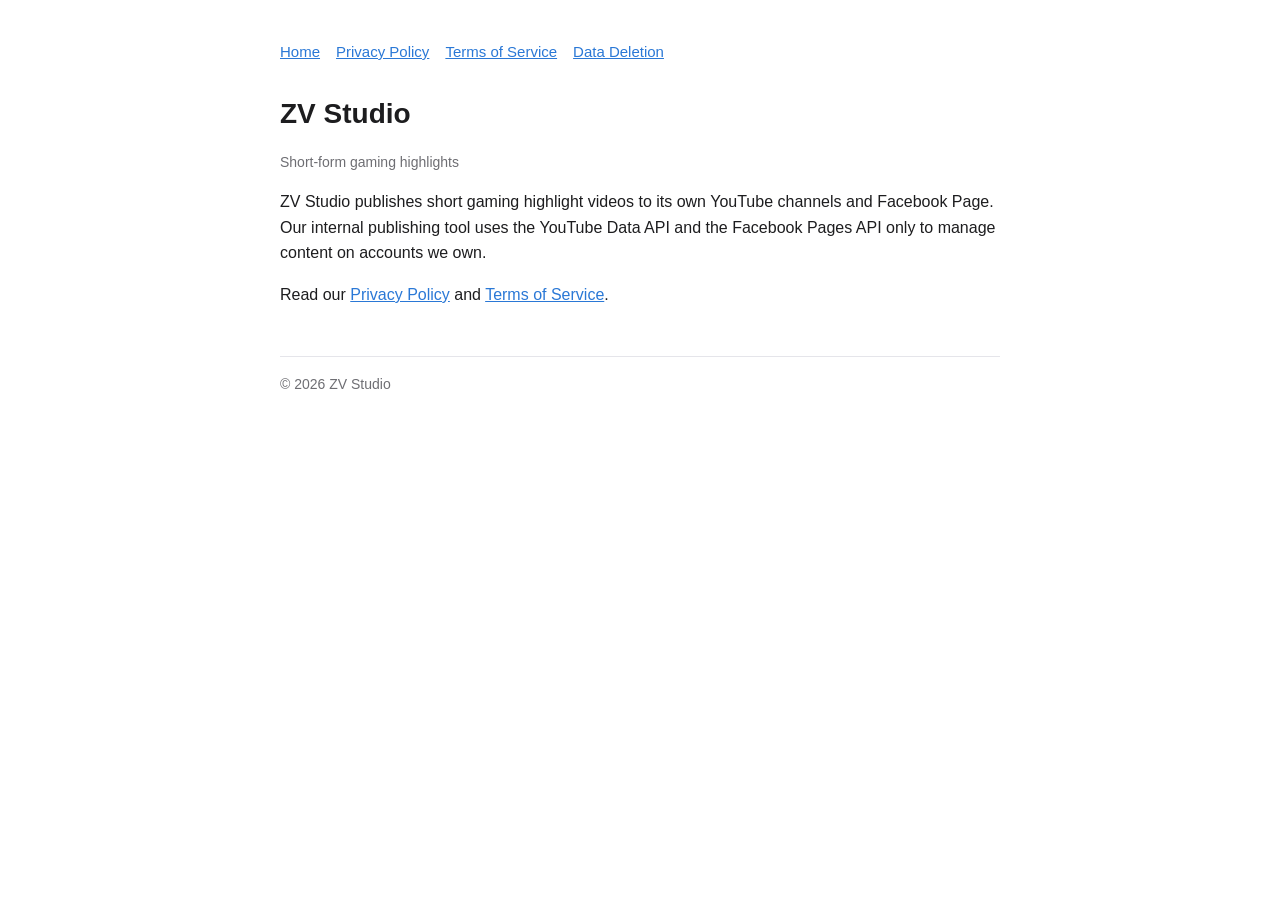
<file: index.html>
<!doctype html><html lang="en"><head><meta charset="utf-8"><meta name="viewport" content="width=device-width,initial-scale=1">
<title>ZV Studio</title><link rel="stylesheet" href="style.css"></head><body><main>
<nav><a href="./">Home</a><a href="privacy.html">Privacy Policy</a><a href="terms.html">Terms of Service</a><a href="data-deletion.html">Data Deletion</a></nav>
<h1>ZV Studio</h1><p class="muted">Short-form gaming highlights</p>
<p>ZV Studio publishes short gaming highlight videos to its own YouTube channels and Facebook Page. Our internal
publishing tool uses the YouTube Data API and the Facebook Pages API only to manage content on accounts we own.</p>
<p>Read our <a href="privacy.html">Privacy Policy</a> and <a href="terms.html">Terms of Service</a>.</p>
<footer>© 2026 ZV Studio</footer></main></body></html>
</file>
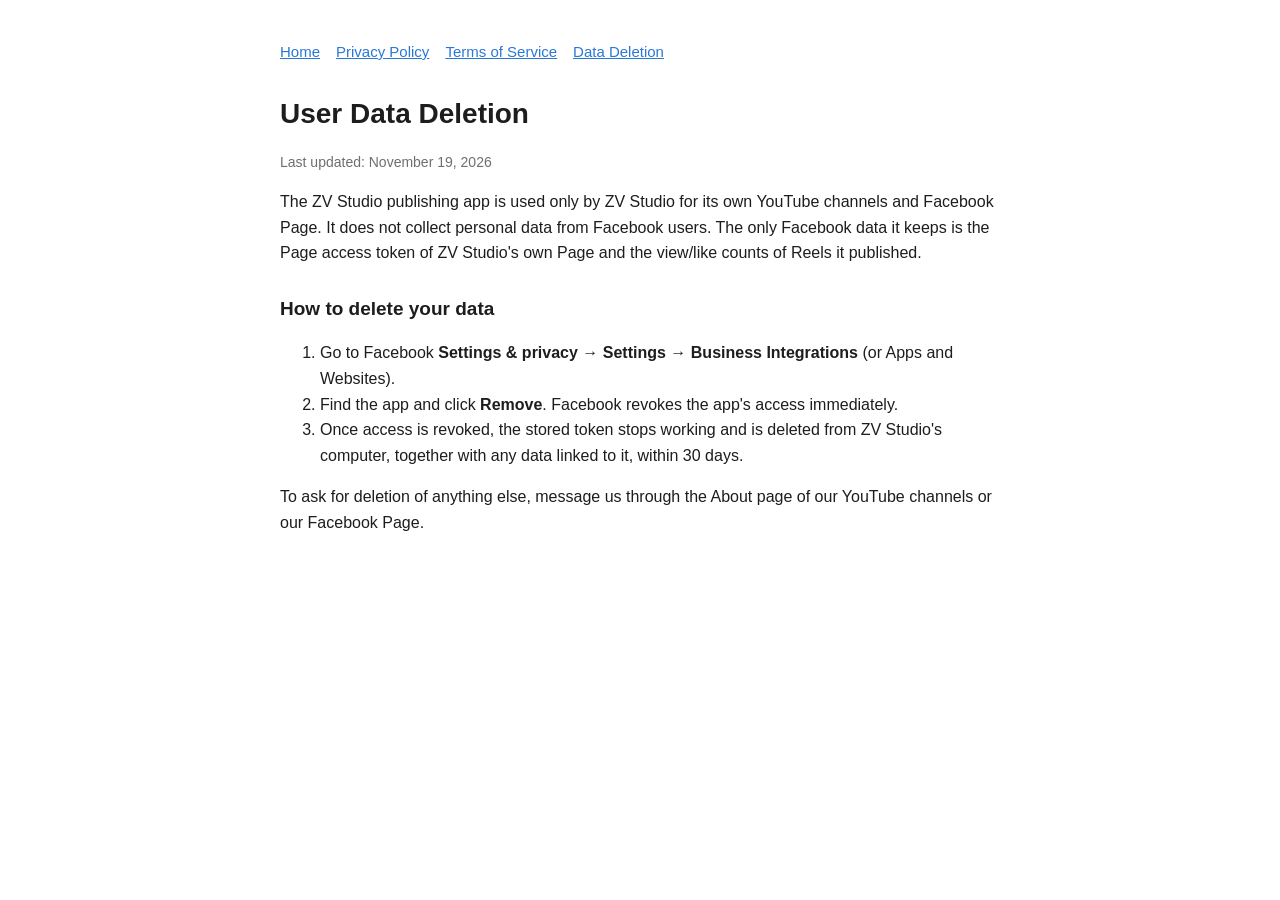
<file: data-deletion.html>
<!doctype html><html lang="en"><head><meta charset="utf-8"><meta name="viewport" content="width=device-width,initial-scale=1">
<title>Data Deletion · ZV Studio</title><link rel="stylesheet" href="style.css"></head><body><main>
<nav><a href="./">Home</a><a href="privacy.html">Privacy Policy</a><a href="terms.html">Terms of Service</a><a href="data-deletion.html">Data Deletion</a></nav>
<h1>User Data Deletion</h1><p class="muted">Last updated: November 19, 2026</p>

<p>The ZV Studio publishing app is used only by ZV Studio for its own YouTube channels and Facebook Page. It does not
collect personal data from Facebook users. The only Facebook data it keeps is the Page access token of ZV Studio's own
Page and the view/like counts of Reels it published.</p>

<h2>How to delete your data</h2>
<ol>
<li>Go to Facebook <b>Settings &amp; privacy → Settings → Business Integrations</b> (or Apps and Websites).</li>
<li>Find the app and click <b>Remove</b>. Facebook revokes the app's access immediately.</li>
<li>Once access is revoked, the stored token stops working and is deleted from ZV Studio's computer, together with any
data linked to it, within 30 days.</li>
</ol>
<p>To ask for deletion of anything else, message us through the About page of our YouTube channels or our Facebook Page.</p>
</main></body></html>
</file>
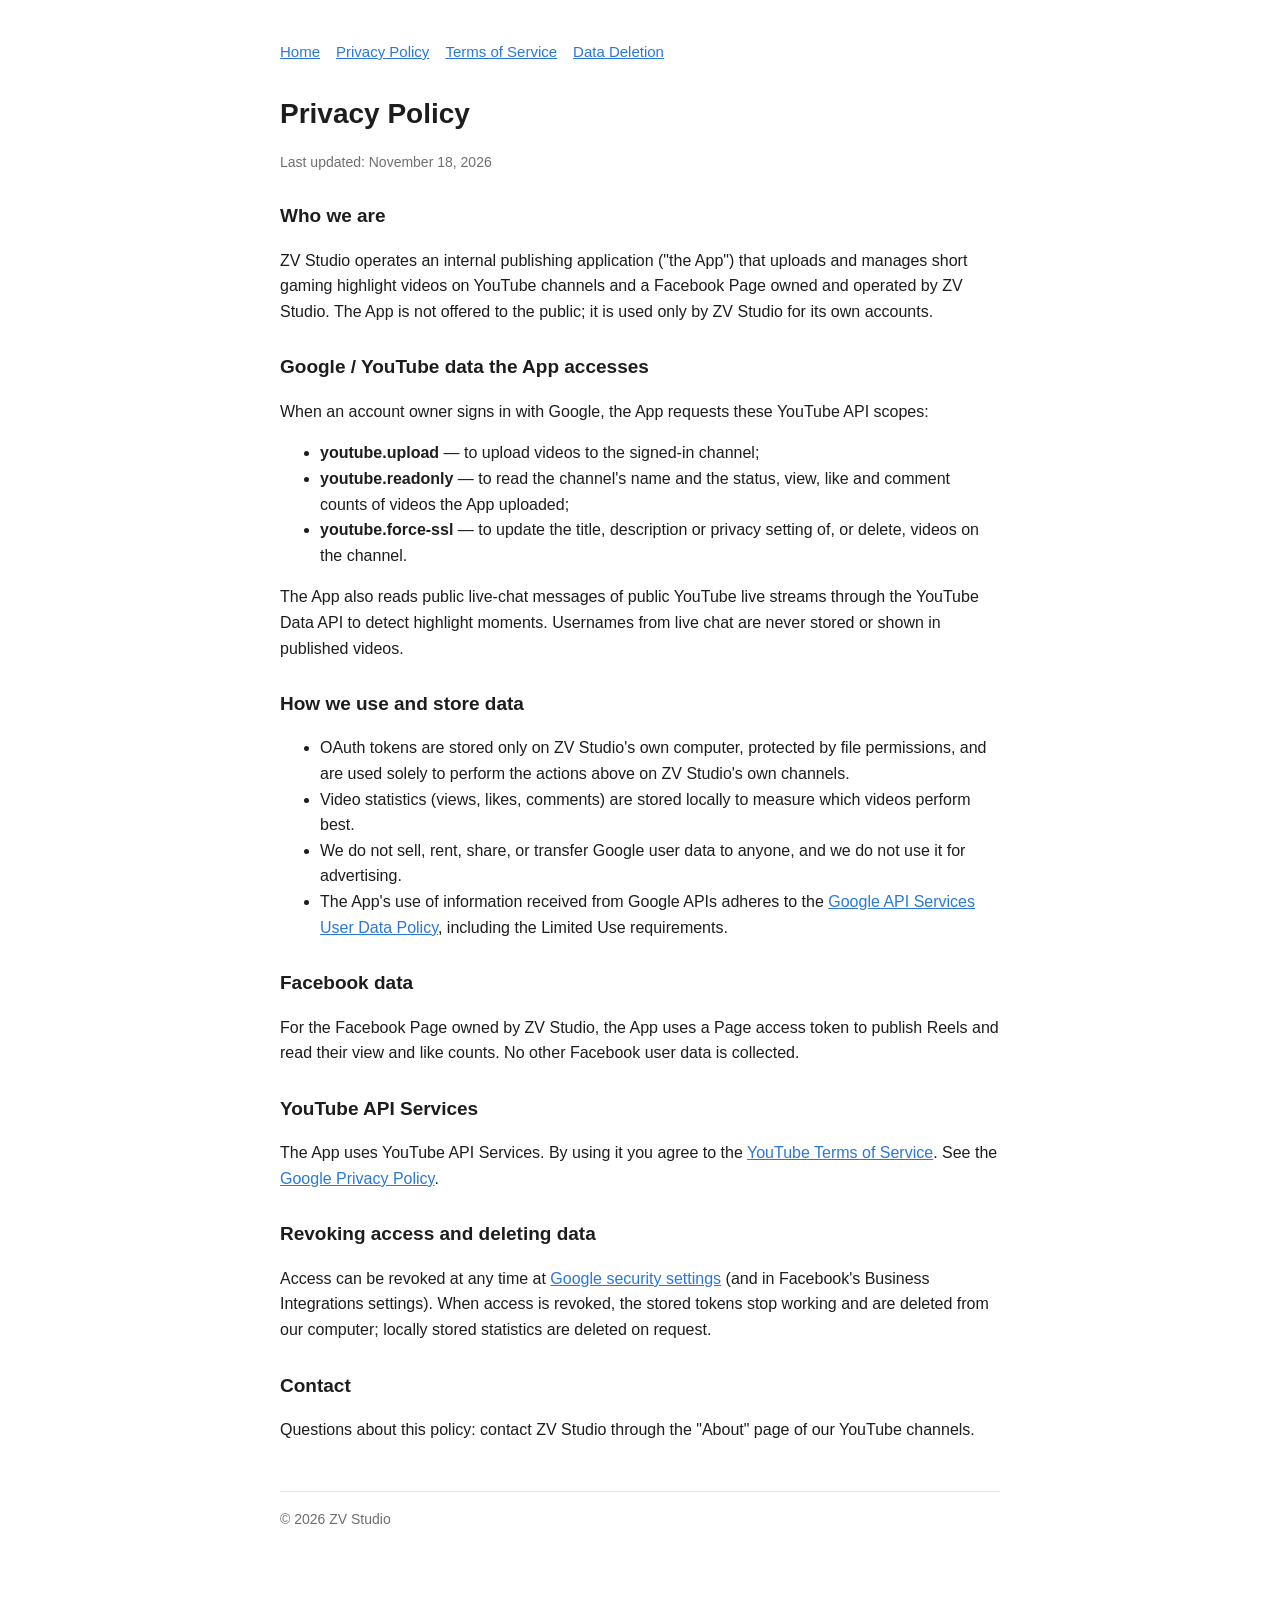
<file: privacy.html>
<!doctype html><html lang="en"><head><meta charset="utf-8"><meta name="viewport" content="width=device-width,initial-scale=1">
<title>Privacy Policy · ZV Studio</title><link rel="stylesheet" href="style.css"></head><body><main>
<nav><a href="./">Home</a><a href="privacy.html">Privacy Policy</a><a href="terms.html">Terms of Service</a><a href="data-deletion.html">Data Deletion</a></nav>
<h1>Privacy Policy</h1><p class="muted">Last updated: November 18, 2026</p>

<h2>Who we are</h2>
<p>ZV Studio operates an internal publishing application ("the App") that uploads and manages short gaming
highlight videos on YouTube channels and a Facebook Page owned and operated by ZV Studio. The App is not offered to
the public; it is used only by ZV Studio for its own accounts.</p>

<h2>Google / YouTube data the App accesses</h2>
<p>When an account owner signs in with Google, the App requests these YouTube API scopes:</p>
<ul>
<li><b>youtube.upload</b> — to upload videos to the signed-in channel;</li>
<li><b>youtube.readonly</b> — to read the channel's name and the status, view, like and comment counts of videos the App uploaded;</li>
<li><b>youtube.force-ssl</b> — to update the title, description or privacy setting of, or delete, videos on the channel.</li>
</ul>
<p>The App also reads public live-chat messages of public YouTube live streams through the YouTube Data API to
detect highlight moments. Usernames from live chat are never stored or shown in published videos.</p>

<h2>How we use and store data</h2>
<ul>
<li>OAuth tokens are stored only on ZV Studio's own computer, protected by file permissions, and are used solely to perform the actions above on ZV Studio's own channels.</li>
<li>Video statistics (views, likes, comments) are stored locally to measure which videos perform best.</li>
<li>We do not sell, rent, share, or transfer Google user data to anyone, and we do not use it for advertising.</li>
<li>The App's use of information received from Google APIs adheres to the
<a href="https://developers.google.com/terms/api-services-user-data-policy">Google API Services User Data Policy</a>, including the Limited Use requirements.</li>
</ul>

<h2>Facebook data</h2>
<p>For the Facebook Page owned by ZV Studio, the App uses a Page access token to publish Reels and read their view
and like counts. No other Facebook user data is collected.</p>

<h2>YouTube API Services</h2>
<p>The App uses YouTube API Services. By using it you agree to the <a href="https://www.youtube.com/t/terms">YouTube
Terms of Service</a>. See the <a href="https://policies.google.com/privacy">Google Privacy Policy</a>.</p>

<h2>Revoking access and deleting data</h2>
<p>Access can be revoked at any time at <a href="https://security.google.com/settings/security/permissions">Google
security settings</a> (and in Facebook's Business Integrations settings). When access is revoked, the stored tokens
stop working and are deleted from our computer; locally stored statistics are deleted on request.</p>

<h2>Contact</h2>
<p>Questions about this policy: contact ZV Studio through the "About" page of our YouTube channels.</p>
<footer>© 2026 ZV Studio</footer></main></body></html>
</file>
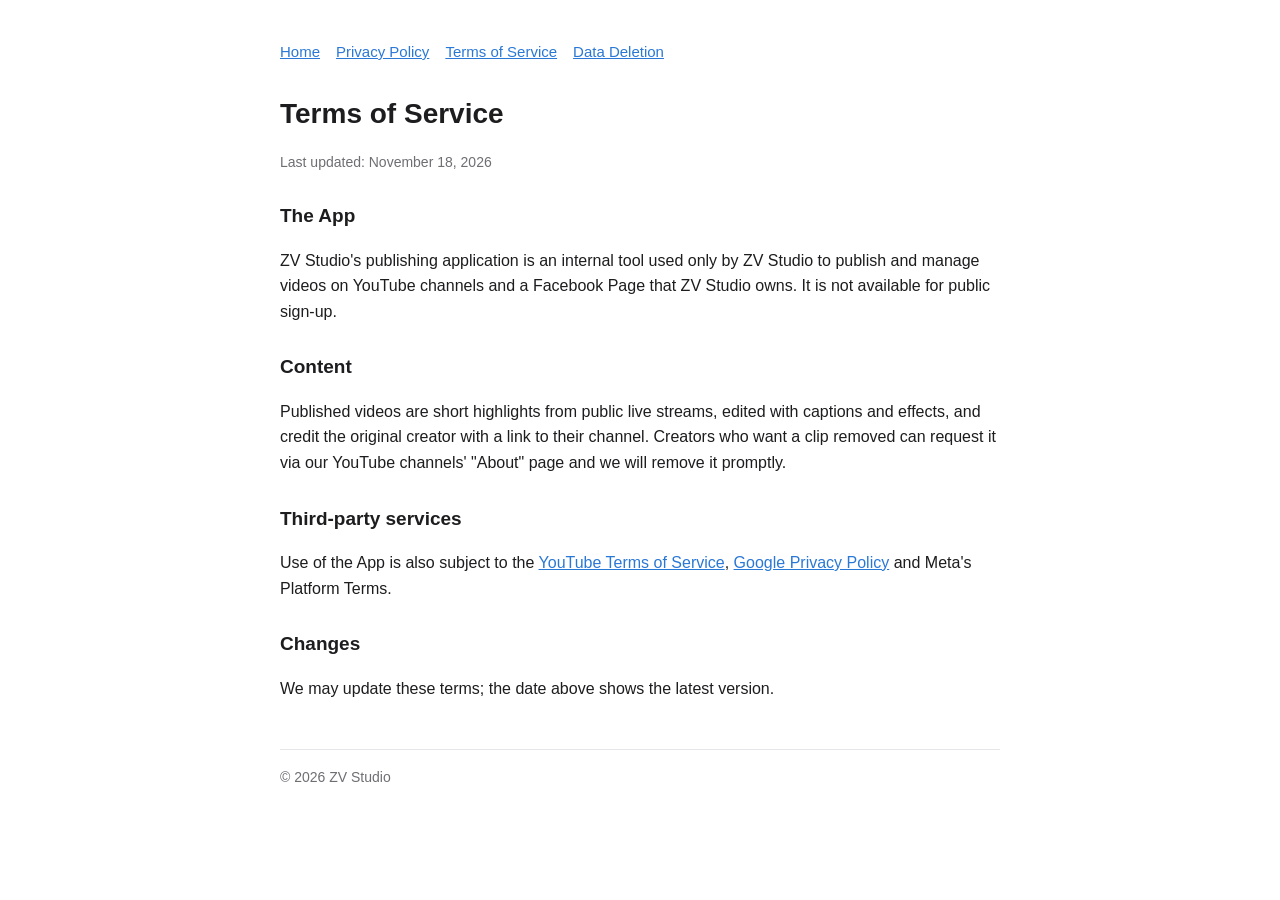
<file: terms.html>
<!doctype html><html lang="en"><head><meta charset="utf-8"><meta name="viewport" content="width=device-width,initial-scale=1">
<title>Terms of Service · ZV Studio</title><link rel="stylesheet" href="style.css"></head><body><main>
<nav><a href="./">Home</a><a href="privacy.html">Privacy Policy</a><a href="terms.html">Terms of Service</a><a href="data-deletion.html">Data Deletion</a></nav>
<h1>Terms of Service</h1><p class="muted">Last updated: November 18, 2026</p>
<h2>The App</h2>
<p>ZV Studio's publishing application is an internal tool used only by ZV Studio to publish and manage videos on
YouTube channels and a Facebook Page that ZV Studio owns. It is not available for public sign-up.</p>
<h2>Content</h2>
<p>Published videos are short highlights from public live streams, edited with captions and effects, and credit the
original creator with a link to their channel. Creators who want a clip removed can request it via our YouTube
channels' "About" page and we will remove it promptly.</p>
<h2>Third-party services</h2>
<p>Use of the App is also subject to the <a href="https://www.youtube.com/t/terms">YouTube Terms of Service</a>,
<a href="https://policies.google.com/privacy">Google Privacy Policy</a> and Meta's Platform Terms.</p>
<h2>Changes</h2><p>We may update these terms; the date above shows the latest version.</p>
<footer>© 2026 ZV Studio</footer></main></body></html>
</file>
<file: style.css>
:root{--bg:#fff;--fg:#1d1d1f;--muted:#6e6e73;--line:#e5e5ea;--accent:#2a78d6}
@media (prefers-color-scheme:dark){:root{--bg:#0b0d12;--fg:#e8ecf3;--muted:#8b95a7;--line:#262d3b;--accent:#5aa9ff}}
*{box-sizing:border-box}body{margin:0;background:var(--bg);color:var(--fg);font:16px/1.6 -apple-system,BlinkMacSystemFont,"Segoe UI",Roboto,sans-serif}
main{max-width:760px;margin:0 auto;padding:40px 20px 80px}h1{font-size:28px;margin:0 0 4px}h2{font-size:19px;margin:28px 0 8px}
p,li{color:var(--fg)}.muted{color:var(--muted);font-size:14px}a{color:var(--accent)}nav{display:flex;gap:16px;margin-bottom:28px;font-size:15px}
footer{margin-top:48px;padding-top:16px;border-top:1px solid var(--line);color:var(--muted);font-size:14px}
</file>
